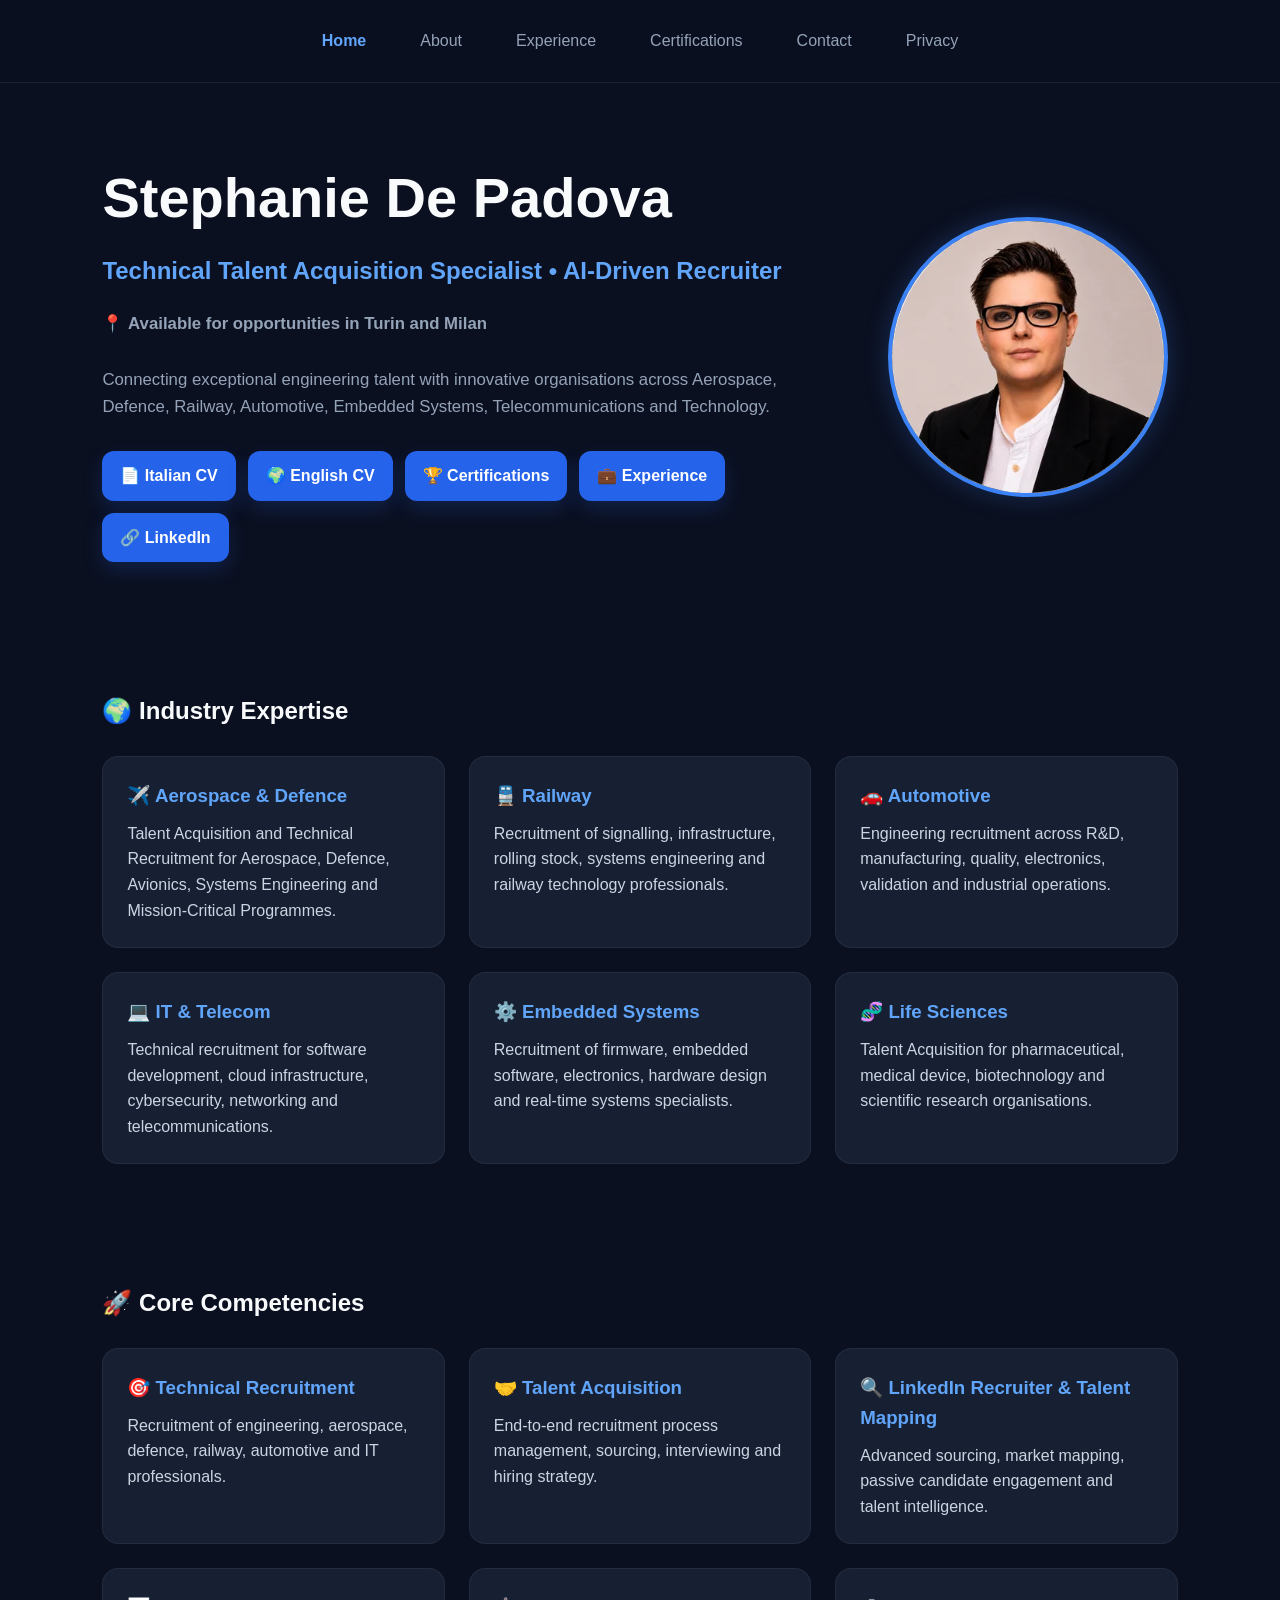
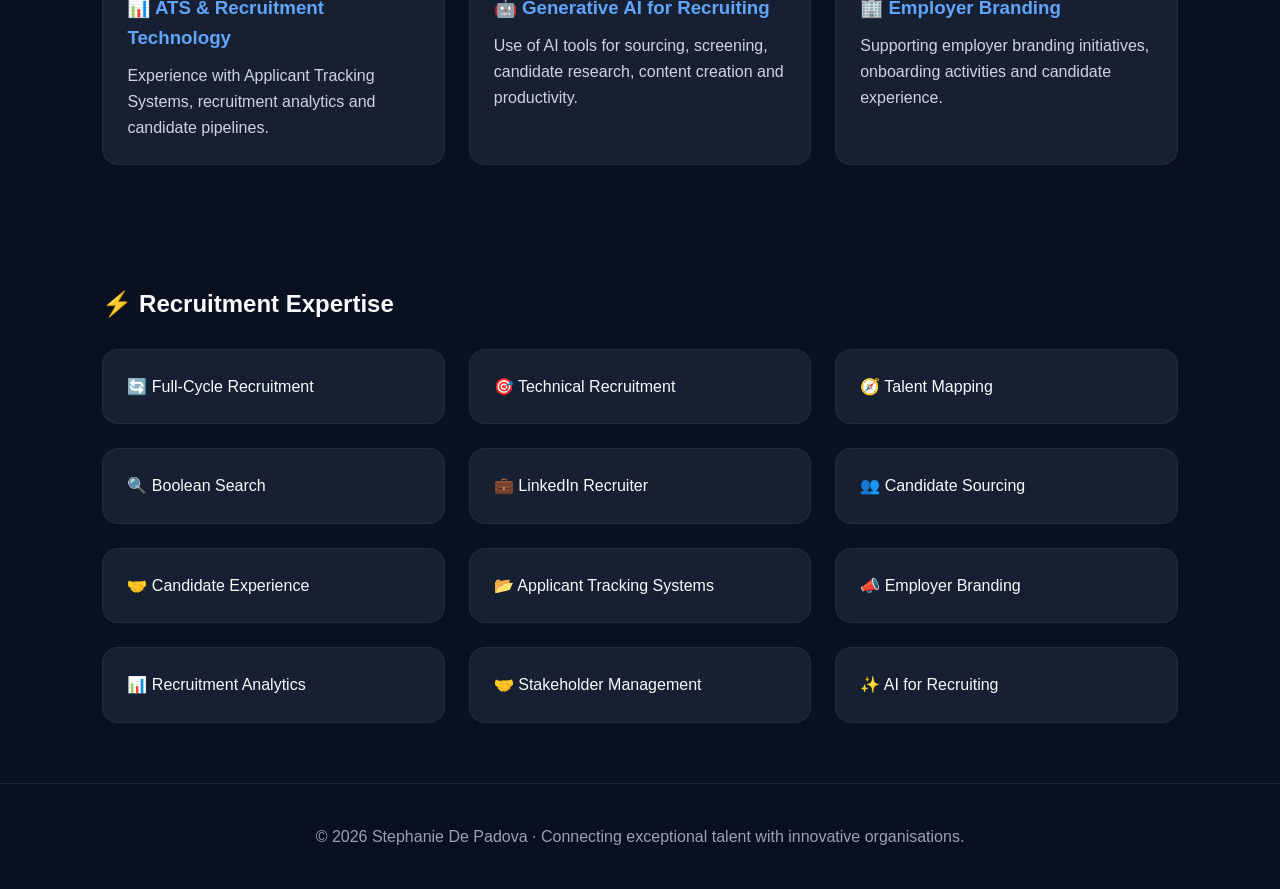
<file: index.html>
<!DOCTYPE html>
<html lang="en">

<head>
    <meta charset="UTF-8">
    <meta name="viewport" content="width=device-width, initial-scale=1.0">

    <title>Stephanie De Padova | Talent Acquisition Specialist | Engineering & Technology Recruitment</title>

    <meta name="description"
        content="Technical Talent Acquisition Specialist and AI-Driven Recruiter specialized in Aerospace, Defence, Automotive, Railway, Embedded Systems and IT Recruitment.">

    <meta name="author"
        content="Stephanie De Padova">
   
    <meta property="og:locale" content="en_GB">
    <meta name="robots" content="index, follow">
    <meta name="google-site-verification" content="EK9RQEovjqhecQRcg_iZ6jEhXy94Dq5qZXbQ8z_H9nw" />
    <link rel="canonical" href="https://stephaniedepadova-dev.github.io/">
    

    <!-- Open Graph -->
    <meta property="og:title"
      content="Stephanie De Padova | Talent Acquisition Specialist | Engineering & Technology Recruitment">

    <meta property="og:description"
        content="Technical Talent Acquisition Specialist and AI-Driven Recruiter specialized in Aerospace, Defence, Railway, Automotive, Embedded Systems, IT, Telecommunications and Engineering Recruitment.">

<meta property="og:image"
      content="https://stephaniedepadova-dev.github.io/thumbnail.png">
<meta property="og:url"
      content="https://stephaniedepadova-dev.github.io/">
    <meta property="og:type"
        content="website">

    <meta property="og:site_name"
        content="Stephanie De Padova">

    <!-- Twitter / X -->
    <meta name="twitter:card"
        content="summary_large_image">

<meta name="twitter:title"
      content="Stephanie De Padova | Talent Acquisition Specialist | Engineering & Technology Recruitment">

    <meta name="twitter:description"
        content="Technical Talent Acquisition Specialist and AI-Driven Recruiter specialized in Aerospace, Defence, Railway, Automotive, Embedded Systems, IT, Telecommunications and Engineering Recruitment.">

    <meta name="twitter:image"
        content="https://stephaniedepadova-dev.github.io/thumbnail.png">

<link rel="stylesheet" href="style.css">
    <meta name="theme-color" content="#0B1020">
    <link rel="icon" href="favicon.ico" sizes="any">
    <link rel="icon" type="image/png" sizes="32x32" href="favicon-32x32.png">
    <link rel="icon" type="image/png" sizes="16x16" href="favicon-16x16.png">
    <link rel="apple-touch-icon" sizes="180x180" href="apple-touch-icon.png">
    <link rel="manifest" href="site.webmanifest">
<script type="application/ld+json">
{
  "@context": "https://schema.org",
  "@graph": [
    {
      "@type": "Person",
      "@id": "https://stephaniedepadova-dev.github.io/#person",
      "name": "Stephanie De Padova",
      "jobTitle": "Talent Acquisition Specialist",
      "description": "Technical Talent Acquisition Specialist specializing in Engineering, Aerospace, Defence, Automotive, Railway and IT Recruitment.",
      "url": "https://stephaniedepadova-dev.github.io/",
      "image": "https://stephaniedepadova-dev.github.io/photo-site.webp",
      "email": "mailto:stephaniedepadova@gmail.com",
      "address": {
        "@type": "PostalAddress",
        "addressLocality": "Turin",
        "addressCountry": "IT"
      },
      "sameAs": [
        "https://www.linkedin.com/in/stephaniedepadova/"
      ],
      "knowsAbout": [
        "Talent Acquisition",
        "Technical Recruitment",
        "Engineering Recruitment",
        "IT Recruitment",
        "Artificial Intelligence",
        "Employer Branding",
        "Boolean Search",
        "Talent Mapping",
        "LinkedIn Recruiter"
      ],
      "knowsLanguage": [
        "English",
        "Italian"
      ]
    },
    {
      "@type": "WebSite",
      "@id": "https://stephaniedepadova-dev.github.io/#website",
      "url": "https://stephaniedepadova-dev.github.io/",
      "name": "Stephanie De Padova",
      "description": "Portfolio of Stephanie De Padova - Talent Acquisition Specialist",
      "publisher": {
        "@id": "https://stephaniedepadova-dev.github.io/#person"
      },
      "inLanguage": "en"
    }
  ]
}
</script>
    
</head>
<body>

<nav>
    <div class="menu">
        <a href="index.html">Home</a>
        <a href="about.html">About</a>
        <a href="experience.html">Experience</a>
        <a href="certifications.html">Certifications</a>
        <a href="contact.html">Contact</a>
        <a href="privacy.html">Privacy</a>
    </div>
</nav>

<main>

<header class="hero">

    <div class="hero-content">

    <h1>
Stephanie De Padova
</h1>

<h2>
Technical Talent Acquisition Specialist • AI-Driven Recruiter
</h2>

<p class="location">
📍 <strong>Available for opportunities in Turin and Milan</strong>
</p>

<p>
Connecting exceptional engineering talent with innovative organisations across Aerospace, Defence, Railway, Automotive, Embedded Systems, Telecommunications and Technology.
</p>

        <div class="buttons">

          <a class="btn"
    href="Stephanie_De_Padova_Talent_Acquisition_Specialist_CV_IT.pdf"
    target="_blank"
    rel="noopener noreferrer">
    📄 Italian CV
</a>
     <a class="btn"
    href="Stephanie_De_Padova_Talent_Acquisition_Specialist_CV_EN.pdf"
    target="_blank"
    rel="noopener noreferrer">
    🌍 English CV
</a>
            <a class="btn"
                href="certifications.html">
                🏆 Certifications
            </a>

            <a class="btn"
                href="experience.html">
                💼 Experience
            </a>

       <a class="btn"
    href="https://www.linkedin.com/in/stephaniedepadova/"
    target="_blank"
    rel="noopener noreferrer">
    🔗 LinkedIn
</a>

        </div>

    </div>

    <div class="hero-photo">

    <img
    src="photo-site.webp"
    width="280"
    height="280"
    decoding="async"
    loading="eager"
    fetchpriority="high"
    alt="Stephanie De Padova - Technical Talent Acquisition Specialist">
    </div>

</header>

<section>

    <h2>🌍 Industry Expertise</h2>

    <div class="grid">

        <div class="card">
            <h3>✈️ Aerospace & Defence</h3>
            <p>Talent Acquisition and Technical Recruitment for Aerospace, Defence, Avionics, Systems Engineering and Mission-Critical Programmes.</p>
        </div>

        <div class="card">
            <h3>🚆 Railway</h3>
            <p>Recruitment of signalling, infrastructure, rolling stock, systems engineering and railway technology professionals.</p>
        </div>

        <div class="card">
            <h3>🚗 Automotive</h3>
            <p>Engineering recruitment across R&D, manufacturing, quality, electronics, validation and industrial operations.</p>
        </div>

        <div class="card">
            <h3>💻 IT & Telecom</h3>
            <p>Technical recruitment for software development, cloud infrastructure, cybersecurity, networking and telecommunications.</p>
        </div>

        <div class="card">
            <h3>⚙️ Embedded Systems</h3>
            <p>Recruitment of firmware, embedded software, electronics, hardware design and real-time systems specialists.</p>
        </div>

        <div class="card">
            <h3>🧬 Life Sciences</h3>
            <p>Talent Acquisition for pharmaceutical, medical device, biotechnology and scientific research organisations.</p>
        </div>

    </div>

</section>

<section>

    <h2>🚀 Core Competencies</h2>

    <div class="grid">

        <div class="card">
            <h3>🎯 Technical Recruitment</h3>
            <p>Recruitment of engineering, aerospace, defence, railway, automotive and IT professionals.</p>
        </div>

        <div class="card">
            <h3>🤝 Talent Acquisition</h3>
            <p>End-to-end recruitment process management, sourcing, interviewing and hiring strategy.</p>
        </div>

        <div class="card">
            <h3>🔍 LinkedIn Recruiter & Talent Mapping</h3>
            <p>Advanced sourcing, market mapping, passive candidate engagement and talent intelligence.</p>
        </div>

        <div class="card">
            <h3>📊 ATS & Recruitment Technology</h3>
            <p>Experience with Applicant Tracking Systems, recruitment analytics and candidate pipelines.</p>
        </div>

        <div class="card">
            <h3>🤖 Generative AI for Recruiting</h3>
            <p>Use of AI tools for sourcing, screening, candidate research, content creation and productivity.</p>
        </div>

        <div class="card">
            <h3>🏢 Employer Branding</h3>
            <p>Supporting employer branding initiatives, onboarding activities and candidate experience.</p>
        </div>

    </div>

</section>
<section>
    <h2>⚡ Recruitment Expertise</h2>

    <div class="grid">

        <div class="card">🔄 Full-Cycle Recruitment</div>
        <div class="card">🎯 Technical Recruitment</div>
        <div class="card">🧭 Talent Mapping</div>
        <div class="card">🔍 Boolean Search</div>
        <div class="card">💼 LinkedIn Recruiter</div>
        <div class="card">👥 Candidate Sourcing</div>
        <div class="card">🤝 Candidate Experience</div>
        <div class="card">📂 Applicant Tracking Systems</div>
        <div class="card">📣 Employer Branding</div>
        <div class="card">📊 Recruitment Analytics</div>
        <div class="card">🤝 Stakeholder Management</div>
        <div class="card">✨ AI for Recruiting</div>

    </div>

</section>

</main>

<footer>
   © <span id="current-year"></span> Stephanie De Padova · Connecting exceptional talent with innovative organisations.
</footer>

<script src="main.js"></script>

</body>
</html>
</file>
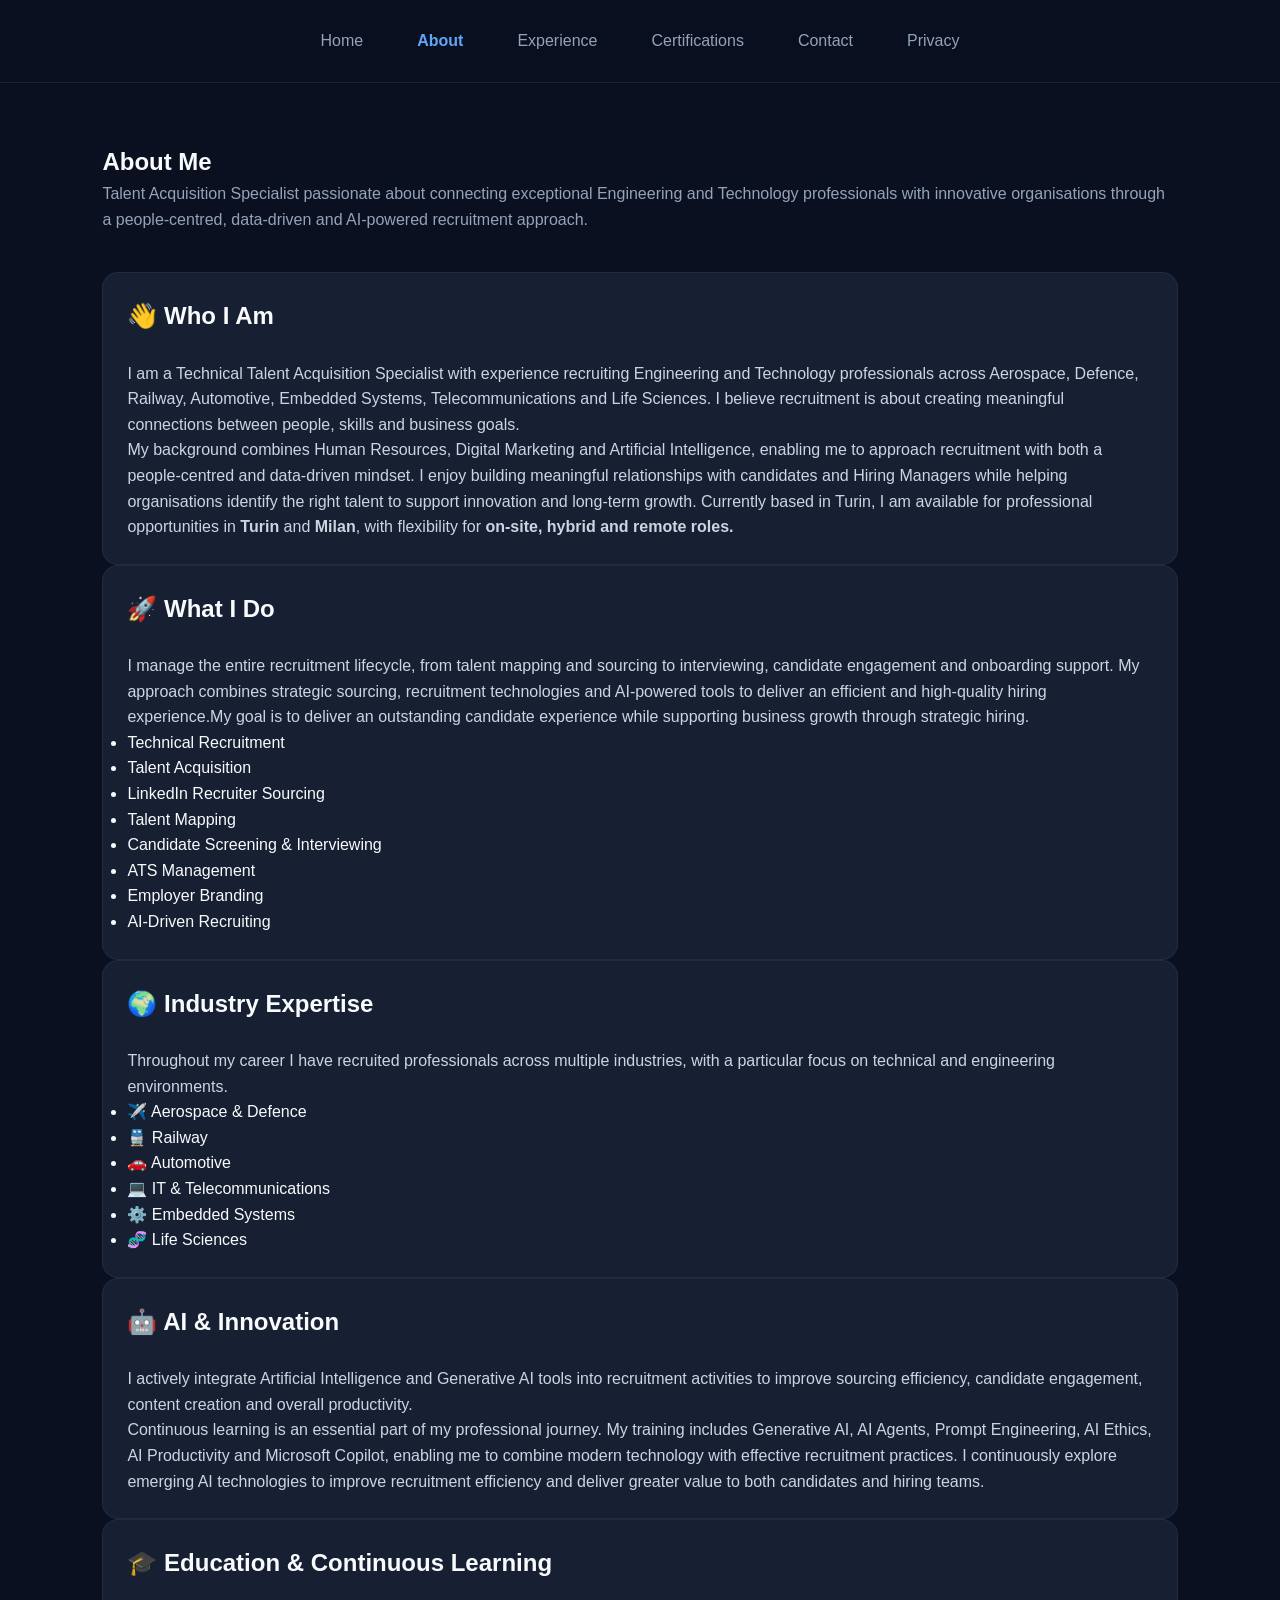
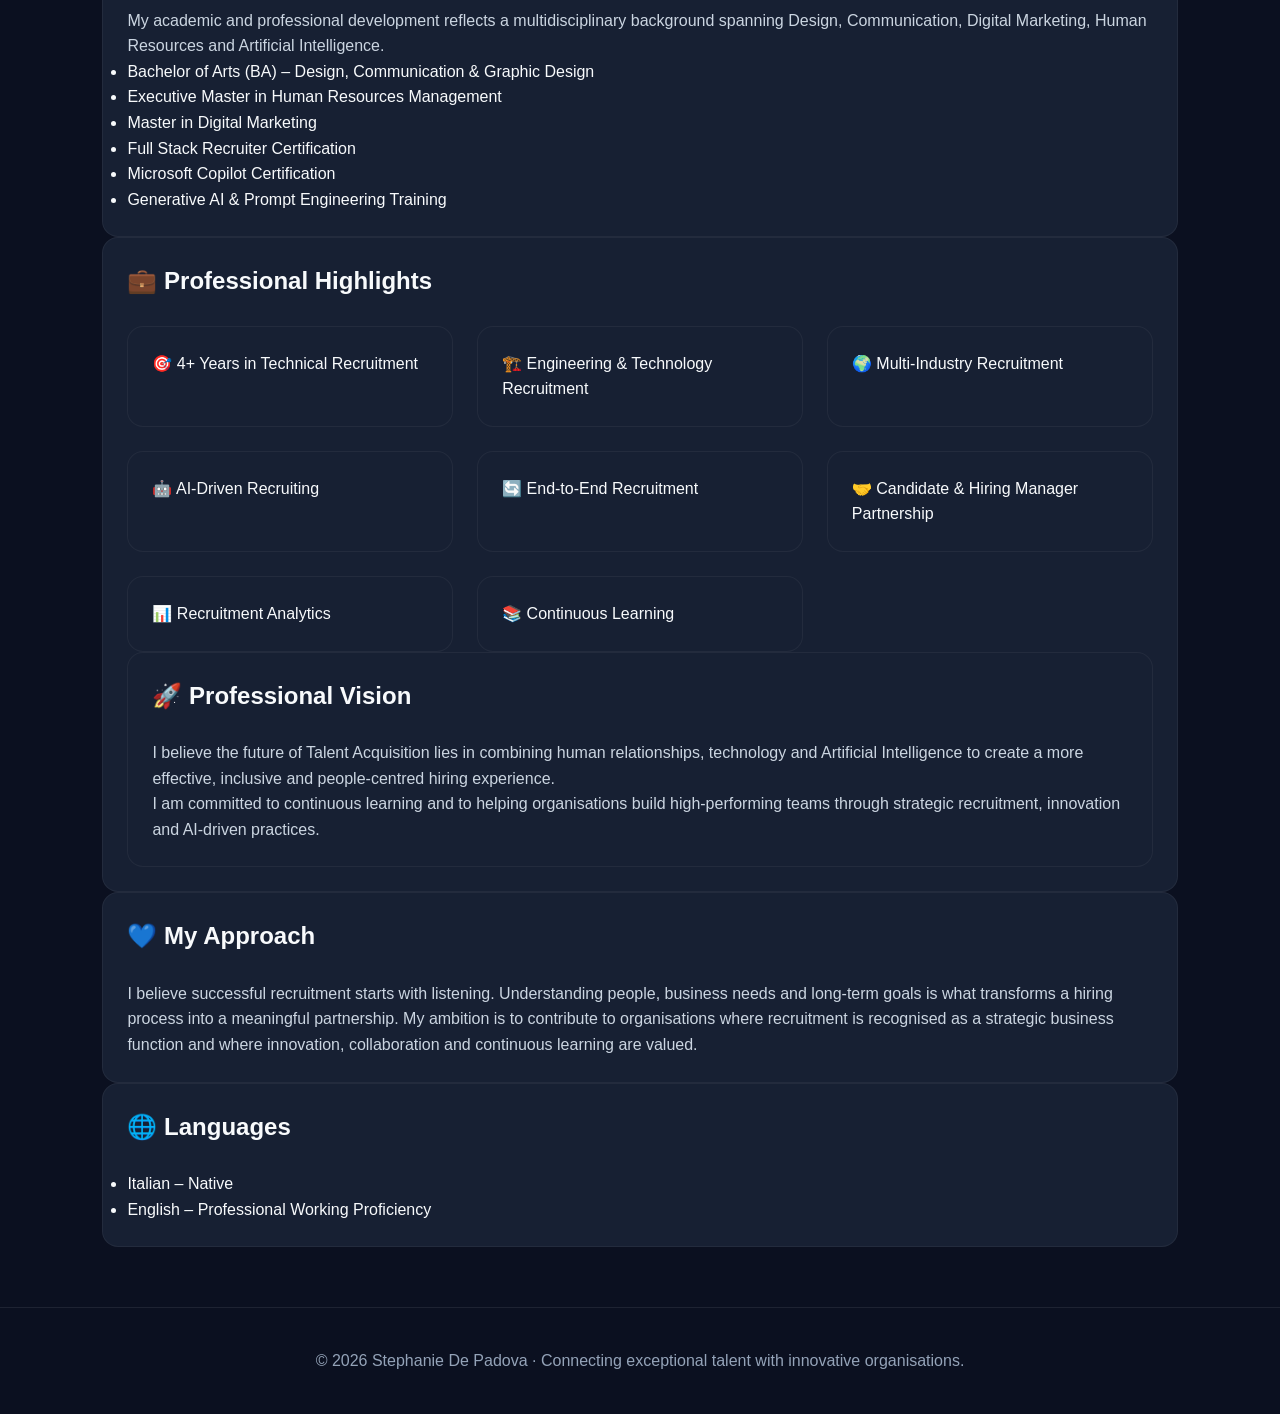
<file: about.html>
<!DOCTYPE html>
<html lang="en">

<head>
    <meta charset="UTF-8">
    <meta name="viewport" content="width=device-width, initial-scale=1.0">

 <title>About | Stephanie De Padova | Talent Acquisition Specialist</title>

    <meta name="description"
        content="Technical Talent Acquisition Specialist specialised in Engineering, Aerospace, Defence, Railway, Automotive, IT, Embedded Systems and AI-Driven Recruitment.">

    <meta name="author"
        content="Stephanie De Padova">

    <meta property="og:locale"
        content="en_GB">

    <meta name="robots"
        content="index, follow">

    <link rel="canonical"
        href="https://stephaniedepadova-dev.github.io/about.html">

    <!-- Open Graph -->

    <meta property="og:title"
        content="About | Stephanie De Padova | Talent Acquisition Specialist">

    <meta property="og:description"
        content="Technical Talent Acquisition Specialist specialised in Engineering, Aerospace, Defence, Railway, Automotive, IT, Embedded Systems and AI-Driven Recruitment.">

   <meta property="og:image"
      content="https://stephaniedepadova-dev.github.io/thumbnail.png">

    <meta property="og:url"
        content="https://stephaniedepadova-dev.github.io/about.html">

    <meta property="og:type"
        content="website">

    <meta property="og:site_name"
        content="Stephanie De Padova">

    <!-- Twitter / X -->

    <meta name="twitter:card"
        content="summary_large_image">

    <meta name="twitter:title"
        content="About | Stephanie De Padova | Talent Acquisition Specialist">

    <meta name="twitter:description"
        content="Technical Talent Acquisition Specialist specialised in Engineering, Aerospace, Defence, Railway, Automotive, IT, Embedded Systems and AI-Driven Recruitment.">

    <meta name="twitter:image"
        content="https://stephaniedepadova-dev.github.io/thumbnail.png">

    <link rel="stylesheet" href="style.css">

    <meta name="theme-color"
        content="#0B1020">

    <link rel="icon" href="favicon.ico" sizes="any">
    <link rel="icon" type="image/png" sizes="32x32" href="favicon-32x32.png">
    <link rel="icon" type="image/png" sizes="16x16" href="favicon-16x16.png">
    <link rel="apple-touch-icon" sizes="180x180" href="apple-touch-icon.png">
    <link rel="manifest" href="site.webmanifest">
</head>
    
<body>

<nav>
    <div class="menu">
        <a href="index.html">Home</a>
        <a href="about.html">About</a>
        <a href="experience.html">Experience</a>
        <a href="certifications.html">Certifications</a>
        <a href="contact.html">Contact</a>
        <a href="privacy.html">Privacy</a>
    </div>
</nav>
<main>
<section>

    <h1>About Me</h1>

    <p style="color:#94A3B8; margin-bottom:40px;">
       Talent Acquisition Specialist passionate about connecting exceptional Engineering and Technology professionals with innovative 
       organisations through a people-centred, data-driven and AI-powered recruitment approach.
    </p>

    <div class="card">

        <h2>👋 Who I Am</h2>

        <p>
            I am a Technical Talent Acquisition Specialist with experience recruiting Engineering and Technology
            professionals across Aerospace, Defence, Railway, Automotive, Embedded Systems,
            Telecommunications and Life Sciences. I believe recruitment is about creating meaningful connections between people, skills and business goals.
        </p>

        <p>
            My background combines Human Resources, Digital Marketing and Artificial Intelligence,
            enabling me to approach recruitment with both a people-centred and data-driven mindset.
           I enjoy building meaningful relationships with candidates and Hiring Managers while helping organisations identify the right talent to support innovation and long-term growth. Currently based in Turin, I am available for professional opportunities in <strong>Turin</strong> and <strong>Milan</strong>, with flexibility for <strong>on-site, hybrid and remote roles.</strong>
    </div>

    <div class="card">

        <h2>🚀 What I Do</h2>

        <p>
            I manage the entire recruitment lifecycle, from talent mapping and sourcing to interviewing,
            candidate engagement and onboarding support. My approach combines strategic sourcing,
            recruitment technologies and AI-powered tools to deliver an efficient and high-quality hiring experience.My goal is to deliver an outstanding candidate experience while supporting business growth through strategic hiring.
        </p>

        <ul>
            <li>Technical Recruitment</li>
            <li>Talent Acquisition</li>
            <li>LinkedIn Recruiter Sourcing</li>
            <li>Talent Mapping</li>
            <li>Candidate Screening & Interviewing</li>
            <li>ATS Management</li>
            <li>Employer Branding</li>
            <li>AI-Driven Recruiting</li>
        </ul>

    </div>

    <div class="card">

        <h2>🌍 Industry Expertise</h2>

        <p>
            Throughout my career I have recruited professionals across multiple industries,
            with a particular focus on technical and engineering environments.
        </p>

        <ul>
            <li>✈️ Aerospace & Defence</li>
            <li>🚆 Railway</li>
            <li>🚗 Automotive</li>
            <li>💻 IT & Telecommunications</li>
            <li>⚙️ Embedded Systems</li>
            <li>🧬 Life Sciences</li>
        </ul>

    </div>

    <div class="card">

        <h2>🤖 AI & Innovation</h2>

        <p>
            I actively integrate Artificial Intelligence and Generative AI tools into recruitment activities
            to improve sourcing efficiency, candidate engagement, content creation and overall productivity.
        </p>

        <p>
            Continuous learning is an essential part of my professional journey. My training includes Generative AI,
            AI Agents, Prompt Engineering, AI Ethics, AI Productivity and Microsoft Copilot, enabling me to
            combine modern technology with effective recruitment practices. I continuously explore emerging AI technologies to improve recruitment efficiency and deliver greater value to both candidates and hiring teams.
        </p>

    </div>

    <div class="card">

        <h2>🎓 Education & Continuous Learning</h2>

        <p>
            My academic and professional development reflects a multidisciplinary background spanning
            Design, Communication, Digital Marketing, Human Resources and Artificial Intelligence.
        </p>

        <ul>
            <li>Bachelor of Arts (BA) – Design, Communication & Graphic Design</li>
            <li>Executive Master in Human Resources Management</li>
            <li>Master in Digital Marketing</li>
            <li>Full Stack Recruiter Certification</li>
            <li>Microsoft Copilot Certification</li>
            <li>Generative AI & Prompt Engineering Training</li>
        </ul>

    </div>

    <div class="card">

        <h2>💼 Professional Highlights</h2>

        <div class="grid">

            <div class="card">🎯 4+ Years in Technical Recruitment</div>
            <div class="card">🏗️ Engineering & Technology Recruitment</div>
            <div class="card">🌍 Multi-Industry Recruitment</div>
            <div class="card">🤖 AI-Driven Recruiting</div>
            
            <div class="card">🔄 End-to-End Recruitment</div>
            <div class="card">🤝 Candidate & Hiring Manager Partnership</div>
            <div class="card">📊 Recruitment Analytics</div>
            <div class="card">📚 Continuous Learning</div>

        </div>
<div class="card">

    <h2>🚀 Professional Vision</h2>

    <p>
        I believe the future of Talent Acquisition lies in combining human relationships, technology and Artificial Intelligence to create a more effective, inclusive and people-centred hiring experience.
    </p>

    <p>
        I am committed to continuous learning and to helping organisations build high-performing teams through strategic recruitment, innovation and AI-driven practices.
    </p>

</div>
    </div>

    <div class="card">

        <h2>💙 My Approach</h2>

        <p>
            I believe successful recruitment starts with listening. Understanding people, business needs
            and long-term goals is what transforms a hiring process into a meaningful partnership. My ambition is to contribute to organisations where recruitment is recognised as a strategic business function and where innovation, collaboration and continuous learning are valued.
        </p>

    </div>

    <div class="card">

        <h2>🌐 Languages</h2>

        <ul>
            <li>Italian – Native</li>
            <li>English – Professional Working Proficiency</li>
        </ul>

    </div>

</section>
</main>
<footer>
   © <span id="current-year"></span> Stephanie De Padova · Connecting exceptional talent with innovative organisations.
</footer>

<script src="main.js"></script>

</body>
</html>
</file>
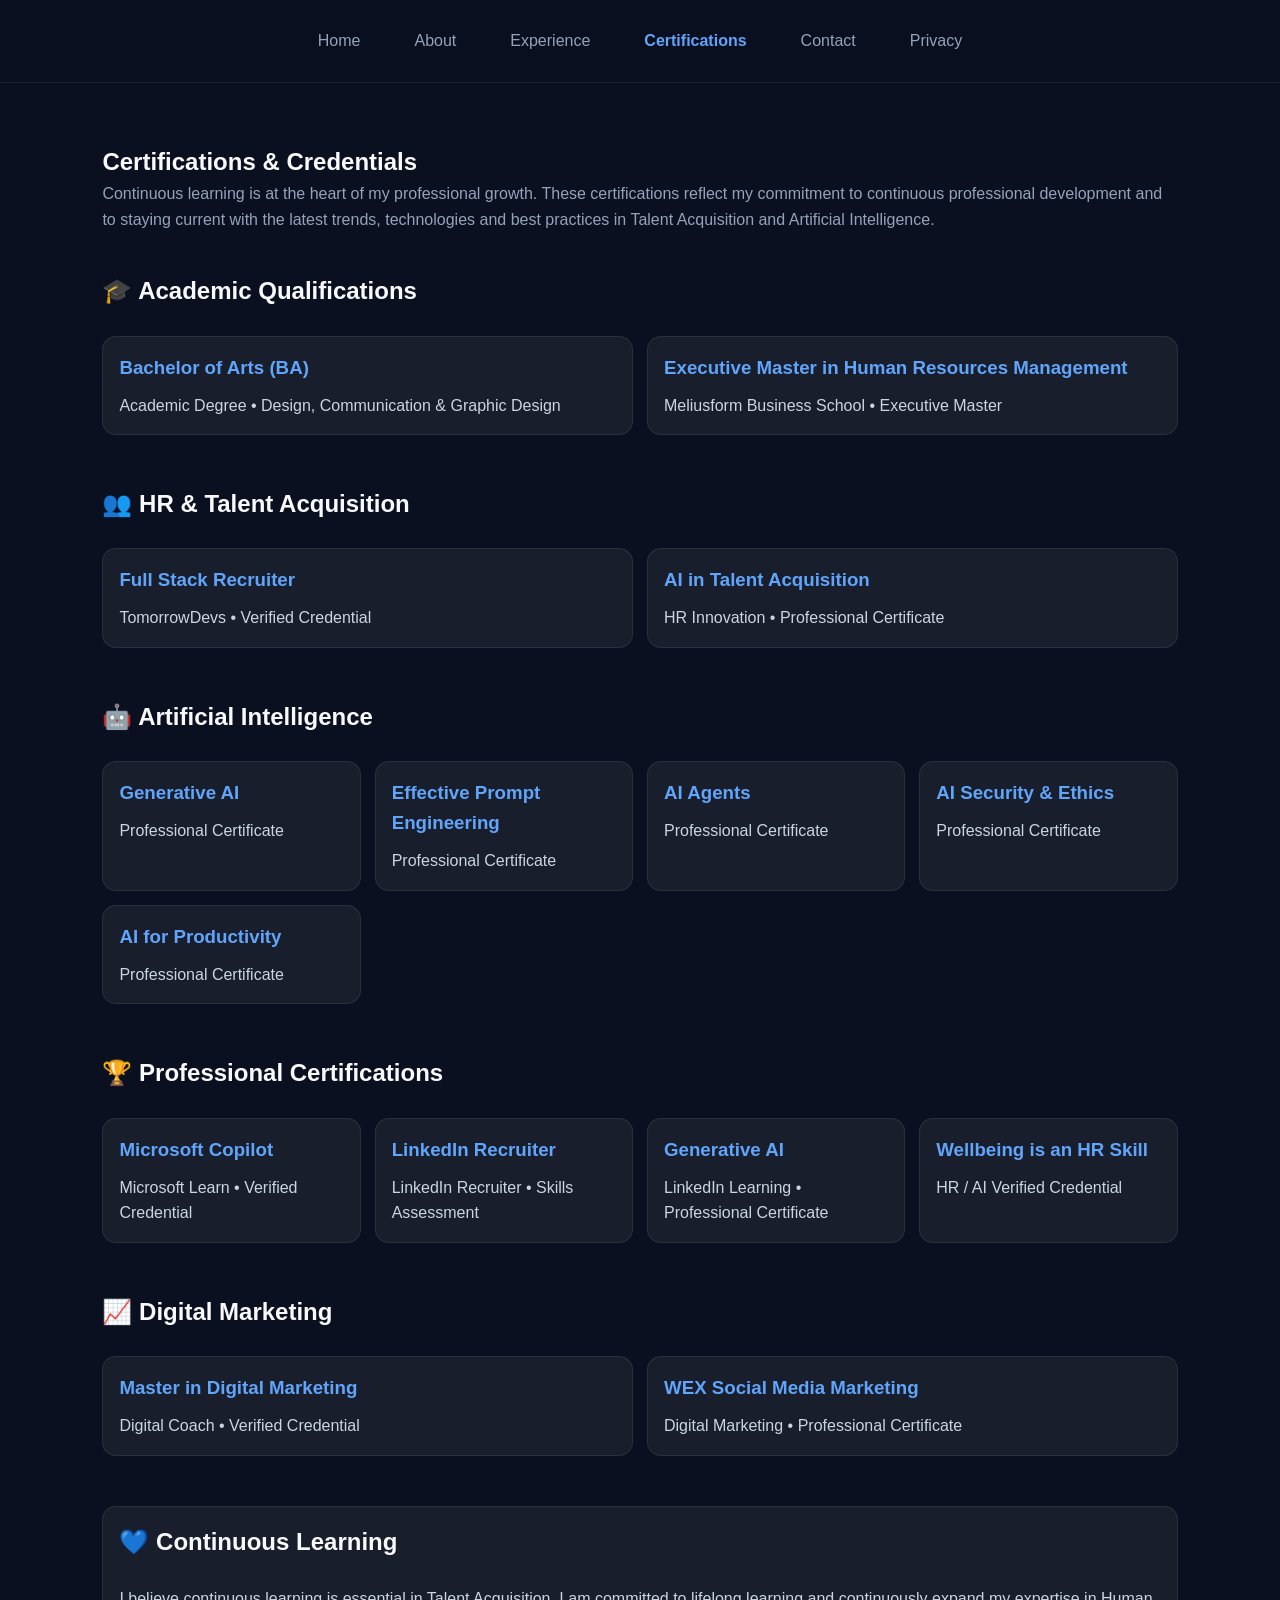
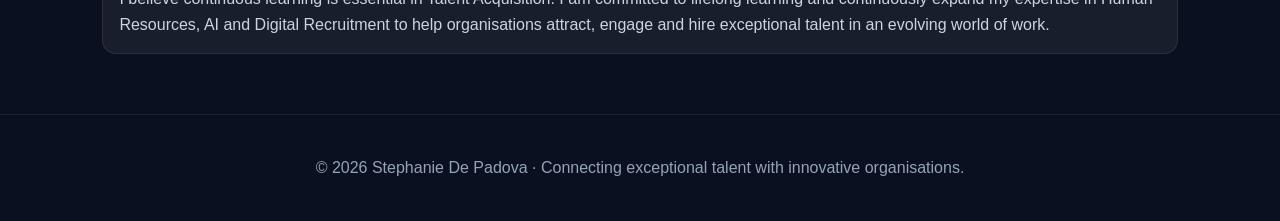
<file: certifications.html>
<!DOCTYPE html>
<html lang="en">
 <head>
  <link rel="canonical"
href="https://stephaniedepadova-dev.github.io/certifications.html">
  <meta charset="utf-8"/>
  <meta content="width=device-width, initial-scale=1.0" name="viewport"/>
  <title>HR, AI & Talent Acquisition Certifications | Stephanie De Padova</title>
<meta name="description" content="Professional HR, Talent Acquisition, Artificial Intelligence and Digital Marketing certifications earned by Stephanie De Padova, Talent Acquisition Specialist specialising in Engineering and Technology Recruitment.">
  <meta content="Stephanie De Padova" name="author"/>
  <meta content="en_GB" property="og:locale"/>
  <meta content="index, follow" name="robots"/>
  <meta content="HR, AI &amp; Talent Acquisition Certifications | Stephanie De Padova" property="og:title"/>
  <meta content="Professional certifications in Human Resources, Talent Acquisition, Generative AI, Microsoft Copilot, LinkedIn Recruiter and Digital Marketing." property="og:description"/>
  <meta content="https://stephaniedepadova-dev.github.io/thumbnail.png" property="og:image"/>
  <meta content="https://stephaniedepadova-dev.github.io/certifications.html" property="og:url"/>
  <meta content="website" property="og:type"/>
  <meta content="Stephanie De Padova" property="og:site_name"/>
  <meta content="summary_large_image" name="twitter:card"/>
  <meta content="HR, AI &amp; Talent Acquisition Certifications | Stephanie De Padova" name="twitter:title"/>
  <meta content="Professional certifications in Human Resources, Talent Acquisition, Generative AI, Microsoft Copilot, LinkedIn Recruiter and Digital Marketing." name="twitter:description"/>
  <meta content="https://stephaniedepadova-dev.github.io/thumbnail.png" name="twitter:image"/>
  <meta content="#0B1020" name="theme-color"/>
  <link href="style.css" rel="stylesheet"/>
  <link href="favicon.ico" rel="icon" sizes="any"/>
  <link href="favicon-32x32.png" rel="icon" sizes="32x32" type="image/png"/>
  <link href="favicon-16x16.png" rel="icon" sizes="16x16" type="image/png"/>
  <link rel="apple-touch-icon" sizes="180x180" href="apple-touch-icon.png">
  <link rel="manifest" href="site.webmanifest">
 
<style>
.grid{
  display:grid;
  grid-template-columns: repeat(auto-fit, minmax(240px, 1fr));
  gap:14px;
}
.card{
  background:rgba(255,255,255,0.06);
  border:1px solid rgba(255,255,255,0.08);
  padding:16px;
  border-radius:14px;
  transition:0.2s;
}
.card:hover{
  transform:translateY(-3px);
  border-color:#5ab0ff;
}
@media(max-width:768px){
  h1{font-size:20px;}
  h2{font-size:16px;}
  .card{padding:12px;}
}
</style>

</head>
 <body>
  <nav>
   <div class="menu">
    <a href="index.html">
     Home
    </a>
    <a href="about.html">
     About
    </a>
    <a href="experience.html">
     Experience
    </a>
    <a href="certifications.html">
     Certifications
    </a>
    <a href="contact.html">
     Contact
    </a>
    <a href="privacy.html">
     Privacy
    </a>
   </div>
  </nav>
    <main>
  <section>
   <h1>
    Certifications &amp; Credentials
   </h1>
   <p style="color:#94A3B8;margin-bottom:40px;">
    Continuous learning is at the heart of my professional growth.
    These certifications reflect my commitment to continuous professional development and to staying current with the latest trends, technologies and best practices in Talent Acquisition and Artificial Intelligence.
   </p>
   <h2>
    🎓 Academic Qualifications
   </h2>
   <div class="grid">
    <a class="card" href="./certificates/Bachelor.jpg" rel="noopener noreferrer" target="_blank">
     <h3>
      Bachelor of Arts (BA)
     </h3>
     <p>
      Academic Degree • Design, Communication &amp; Graphic Design
     </p>
    </a>
    <a class="card" href="./certificates/Master_Direzione_Personale.jpg" rel="noopener noreferrer" target="_blank">
     <h3>
      Executive Master in Human Resources Management
     </h3>
     <p>
      Meliusform Business School • Executive Master
     </p>
    </a>
   </div>
   <h2 style="margin-top:50px;">
    👥 HR &amp; Talent Acquisition
   </h2>
   <div class="grid">
    <a class="card" href="https://credsverse.com/credentials/d862031c-1827-445f-a0c3-412ca94bbd3f" rel="noopener noreferrer" target="_blank">
     <h3>
      Full Stack Recruiter
     </h3>
     <p>
      TomorrowDevs • Verified Credential
     </p>
    </a>
    <a class="card" href="./certificates/AI_Talent_Acquisition.jpg" rel="noopener noreferrer" target="_blank">
     <h3>
      AI in Talent Acquisition
     </h3>
     <p>
      HR Innovation • Professional Certificate
     </p>
    </a>
   </div>
   <h2 style="margin-top:50px;">
    🤖 Artificial Intelligence
   </h2>
   <div class="grid">
    <a class="card" href="./certificates/AI_Generativa.pdf" rel="noopener noreferrer" target="_blank">
     <h3>
      Generative AI
     </h3>
     <p>
      Professional Certificate
     </p>
    </a>
    <a class="card" href="./certificates/Prompt_Efficaci.pdf" rel="noopener noreferrer" target="_blank">
     <h3>
      Effective Prompt Engineering
     </h3>
     <p>
      Professional Certificate
     </p>
    </a>
    <a class="card" href="./certificates/Agenti_AI.pdf" rel="noopener noreferrer" target="_blank">
     <h3>
      AI Agents
     </h3>
     <p>
      Professional Certificate
     </p>
    </a>
    <a class="card" href="./certificates/Sicurezza_Etica.pdf" rel="noopener noreferrer" target="_blank">
     <h3>
      AI Security &amp; Ethics
     </h3>
     <p>
      Professional Certificate
     </p>
    </a>
    <a class="card" href="./certificates/AI_Produttivita.pdf" rel="noopener noreferrer" target="_blank">
     <h3>
      AI for Productivity
     </h3>
     <p>
      Professional Certificate
     </p>
    </a>
   </div>
   <h2 style="margin-top:50px;">
    🏆 Professional Certifications
   </h2>
   <div class="grid">
    <a class="card" href="https://learn.microsoft.com/en-us/users/stephaniedepadova-7854/achievements/nq2k5xwf" rel="noopener noreferrer" target="_blank">
     <h3>
      Microsoft Copilot
     </h3>
     <p>
      Microsoft Learn • Verified Credential
     </p>
    </a>
    <a class="card" href="https://verify.skilljar.com/c/jx8omwpta9tg" rel="noopener noreferrer" target="_blank">
     <h3>
      LinkedIn Recruiter
     </h3>
     <p>
      LinkedIn Recruiter • Skills Assessment
     </p>
    </a>
    <a class="card" href="https://linkedin.com/learning/certificates/ed4ee3c12fbbbe2436a34013b84c0a3b89e60cb93dc4fbbb27c286eaa91b8d87" rel="noopener noreferrer" target="_blank">
     <h3>
      Generative AI
     </h3>
     <p>
      LinkedIn Learning • Professional Certificate
     </p>
    </a>
    <a class="card" href="https://verified.sertifier.com/en/verify/07321770364272/" rel="noopener noreferrer" target="_blank">
     <h3>
      Wellbeing is an HR Skill
     </h3>
     <p>
      HR / AI Verified Credential
     </p>
    </a>
    
   </div>
<h2 style="margin-top:50px;">
    📈 Digital Marketing
   </h2>
   <div class="grid">
    <a class="card" href="https://www.slideshare.net/slideshow/s-de-padova-certificazione-di-profitto-e-frequenza-master-digital-marketing-222567349/222567349" rel="noopener noreferrer" target="_blank">
     <h3>
      Master in Digital Marketing
     </h3>
     <p>
      Digital Coach • Verified Credential
     </p>
    </a>
    <a class="card" href="./certificates/WEX_Social_Media_Marketing.jpg" rel="noopener noreferrer" target="_blank">
     <h3>
      WEX Social Media Marketing
     </h3>
     <p>
      Digital Marketing • Professional Certificate
     </p>
    </a>
   </div>
   
   <div class="card" style="margin-top:50px;">
    <h2>
     💙 Continuous Learning
    </h2>
    <p>
    I believe continuous learning is essential in Talent Acquisition. I am committed to lifelong learning and continuously expand my expertise in Human Resources, AI and Digital Recruitment to help organisations attract, engage and hire exceptional talent in an evolving world of work.
    </p>
   </div>
  </section>
  </main>
<footer>
   © <span id="current-year"></span> Stephanie De Padova · Connecting exceptional talent with innovative organisations.
</footer>
  <script src="main.js">
  </script>
 </body>
</html>
</file>
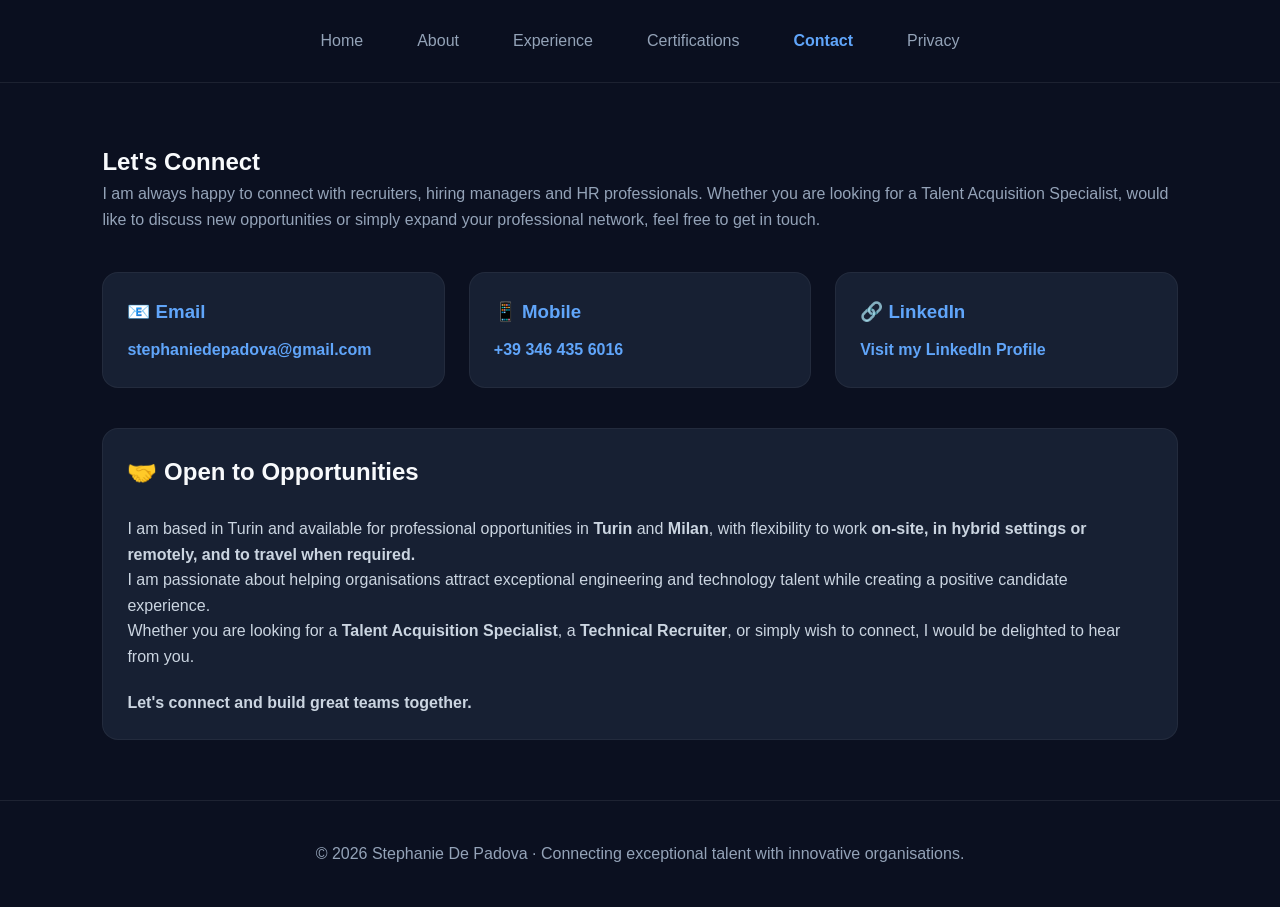
<file: contact.html>
<!DOCTYPE html>
<html lang="en">

<head>
    <meta charset="UTF-8">
    <meta name="format-detection" content="telephone=no">
    <meta name="viewport" content="width=device-width, initial-scale=1.0">

    <title>Contact | Stephanie De Padova | Talent Acquisition Specialist </title>

    <meta name="description"
        content="Contact Stephanie De Padova, Technical Talent Acquisition Specialist specialised in IT / Engineering Recruitment, Talent Acquisition, AI-Driven Recruiting and Technical Recruitment.">
<!-- Author -->
<meta name="author" content="Stephanie De Padova">

<!-- Theme Color -->
<meta name="theme-color" content="#0B2D6B">

<!-- Canonical -->
<link rel="canonical" href="https://stephaniedepadova-dev.github.io/contact.html">

<!-- Open Graph -->
<meta property="og:type" content="website">
<meta property="og:site_name" content="Stephanie De Padova">
<meta property="og:title" content="Contact | Stephanie De Padova | Talent Acquisition Specialist">
<meta property="og:description" content="Get in touch with Stephanie De Padova, Talent Acquisition Specialist specialized in Engineering, Aerospace, Defence and Technology Recruitment.">
<meta property="og:url" content="https://stephaniedepadova-dev.github.io/contact.html">
<meta property="og:image" content="https://stephaniedepadova-dev.github.io/thumbnail.png">

<!-- Twitter Card -->
<meta name="twitter:card" content="summary_large_image">
<meta name="twitter:title" content="Contact | Stephanie De Padova | Talent Acquisition Specialist">
<meta name="twitter:description" content="Get in touch with Stephanie De Padova, Talent Acquisition Specialist specialized in Engineering, Aerospace, Defence and Technology Recruitment.">
<meta name="twitter:image" content="https://stephaniedepadova-dev.github.io/photo-site.png">

    
    <link rel="stylesheet" href="style.css">
    <link rel="icon" href="favicon.ico" sizes="any">
    <link rel="icon" type="image/png" sizes="32x32" href="favicon-32x32.png">
    <link rel="icon" type="image/png" sizes="16x16" href="favicon-16x16.png">
    <link rel="apple-touch-icon" sizes="180x180" href="apple-touch-icon.png">
    <link rel="manifest" href="site.webmanifest">
</head>

<body>

<nav>
    <div class="menu">
        <a href="index.html">Home</a>
        <a href="about.html">About</a>
        <a href="experience.html">Experience</a>
        <a href="certifications.html">Certifications</a>
        <a href="contact.html">Contact</a>
        <a href="privacy.html">Privacy</a>
    </div>
</nav>
<main>
<section>

    <h1>Let's Connect</h1>

    <p style="color:#94A3B8;margin-bottom:40px;">
    I am always happy to connect with recruiters, hiring managers and HR professionals. Whether you are looking for a Talent Acquisition Specialist, would like to discuss new opportunities or simply expand your professional network, feel free to get in touch.
    </p>

    <div class="grid">

        <div class="card">
            <h3>📧 Email</h3>
            <p>
                <a href="mailto:stephaniedepadova@gmail.com" class="contact-link">
                    stephaniedepadova@gmail.com
                </a>
            </p>
        </div>

        <div class="card">
            <h3>📱 Mobile</h3>
            <p>
                <a href="tel:+393464356016" class="contact-link">
                    +39 346 435 6016
                </a>
            </p>
        </div>

        <div class="card">
            <h3>🔗 LinkedIn</h3>
            <p>
                <a href="https://www.linkedin.com/in/stephaniedepadova/"
                   target="_blank"
                   class="contact-link">
                   Visit my LinkedIn Profile
                </a>
            </p>
        </div>

    </div>

    <div class="card" style="margin-top:40px;">

        <h2>🤝 Open to Opportunities</h2>

 <p>
  I am based in Turin and available for professional opportunities in <strong>Turin</strong> and <strong>Milan</strong>, with flexibility to work <strong>on-site, in hybrid settings or remotely, and to travel when required.</strong>
</p>

<p>
    I am passionate about helping organisations attract exceptional engineering and technology talent while creating a positive candidate experience.
</p>

<p>
    Whether you are looking for a <strong>Talent Acquisition Specialist</strong>, a <strong>Technical Recruiter</strong>, or simply wish to connect, I would be delighted to hear from you.
</p>
<p style="margin-top:20px;font-weight:600;">
      Let's connect and build great teams together.
    </p>

</div>
    </div>

</section>
</main>
<footer>
   © <span id="current-year"></span> Stephanie De Padova · Connecting exceptional talent with innovative organisations.
</footer>

<script src="main.js"></script>

</body>
</html>
</file>
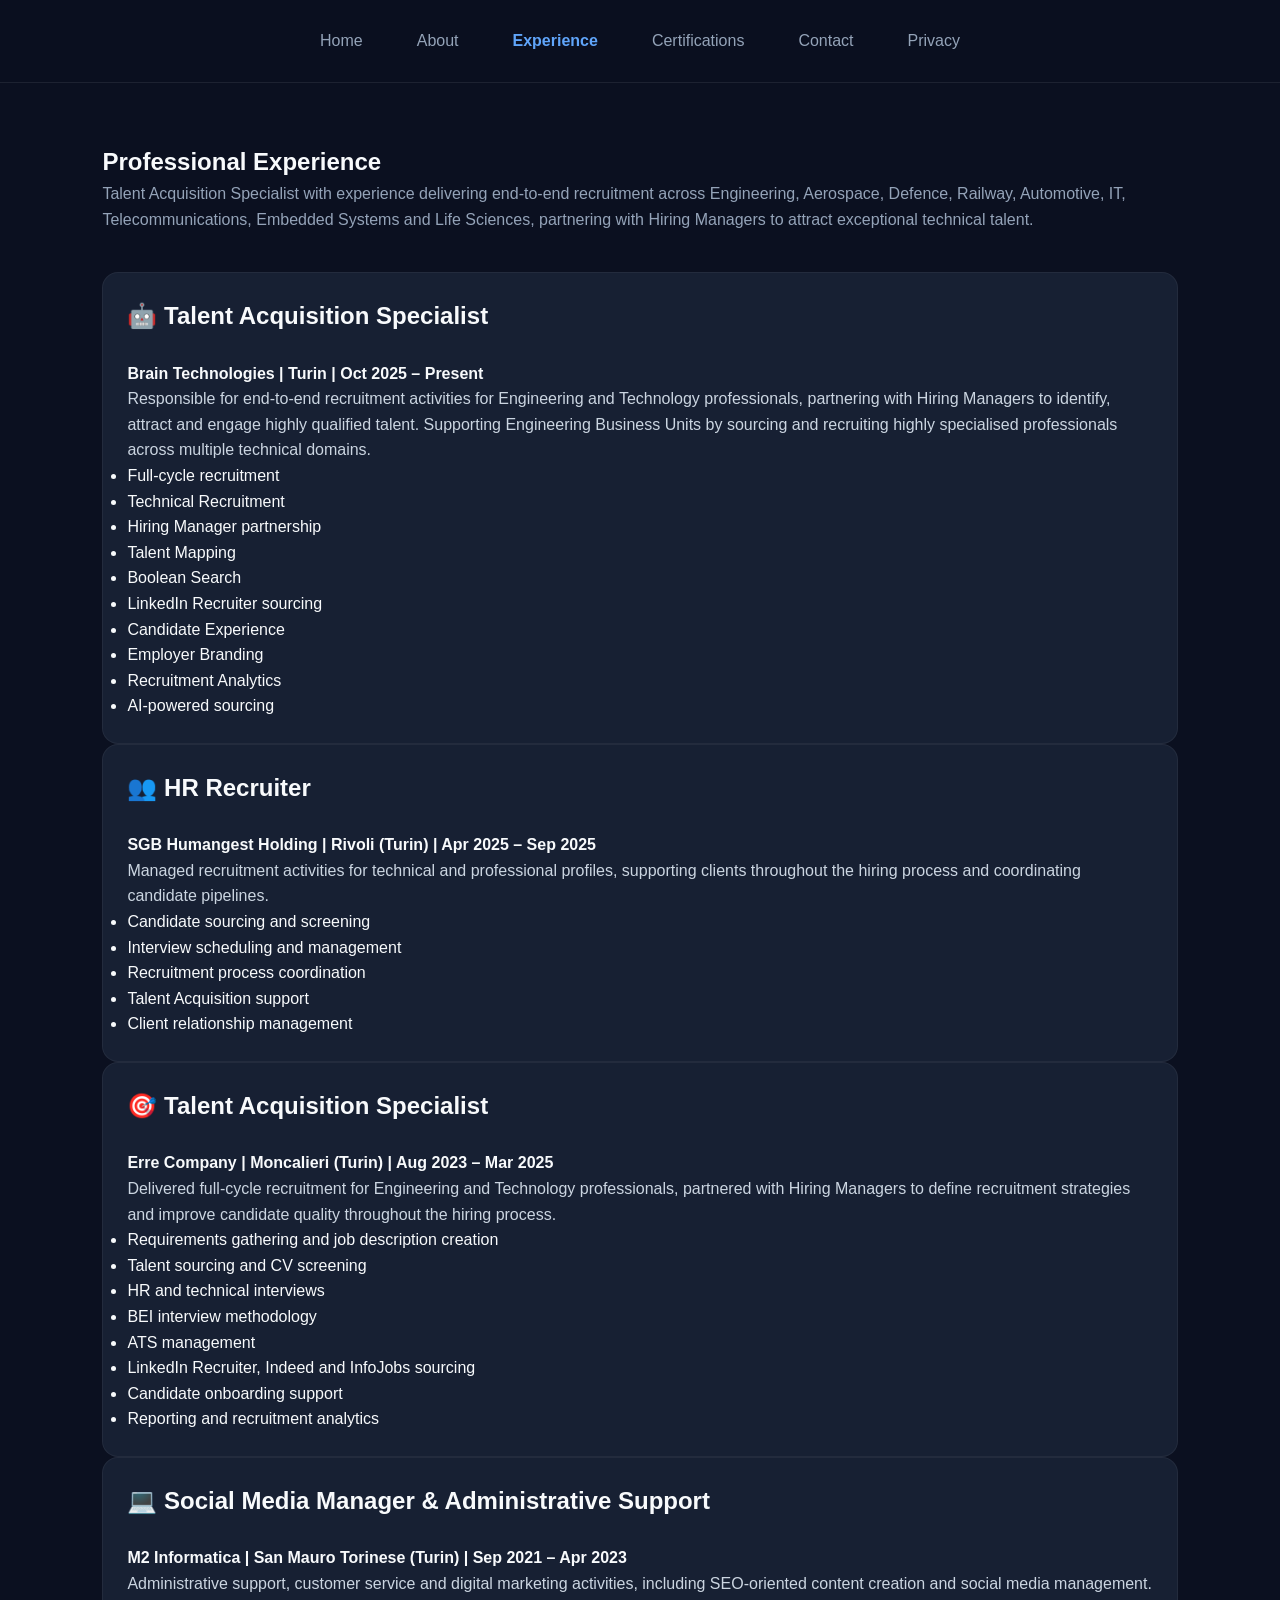
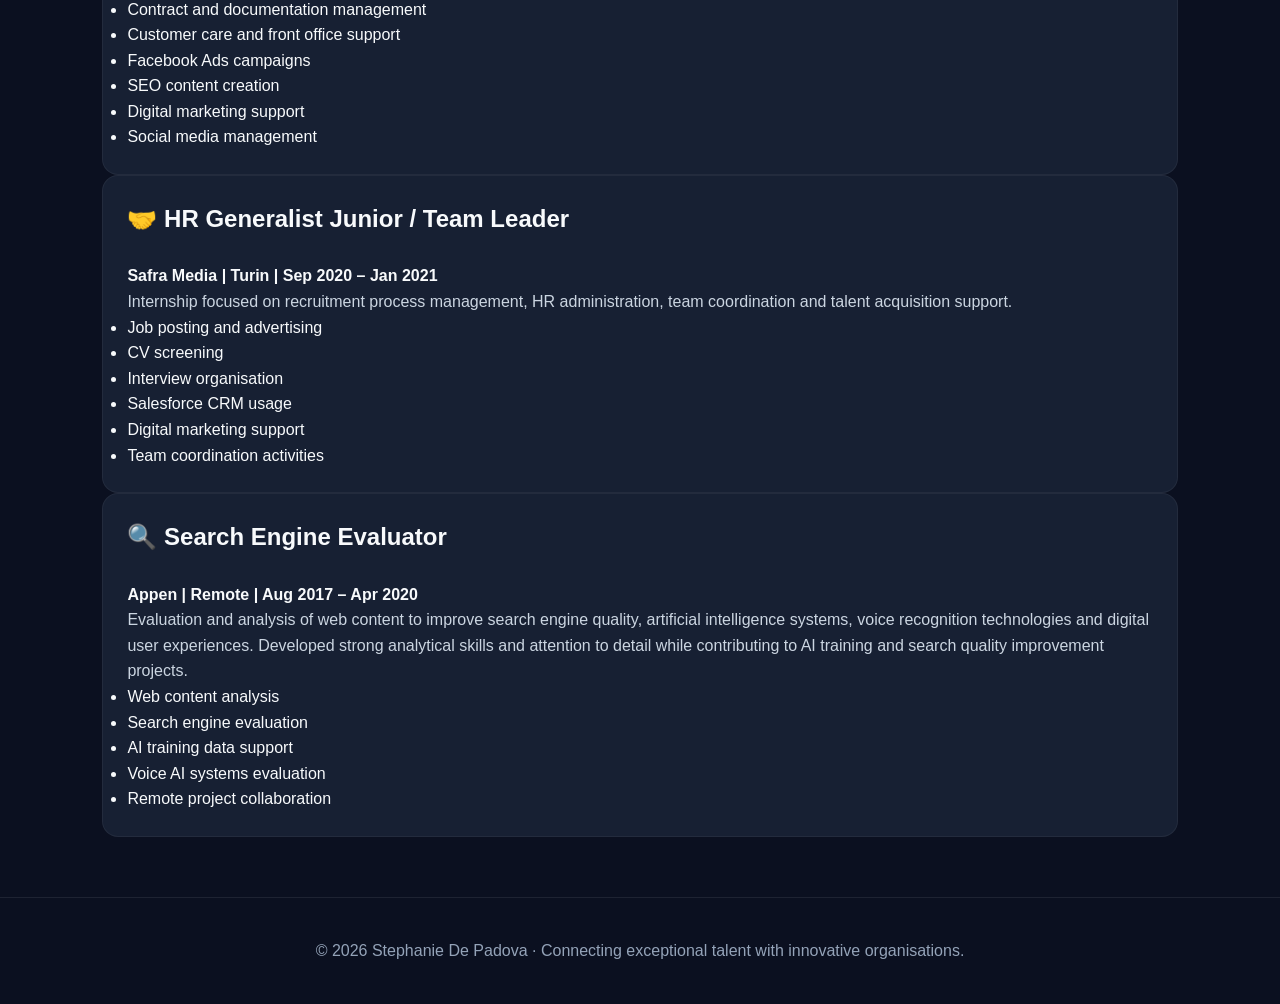
<file: experience.html>
<!DOCTYPE html>
<html lang="en">
<head>
<meta charset="UTF-8">
<meta name="viewport" content="width=device-width, initial-scale=1.0">
<title>Professional Experience | Stephanie De Padova | Talent Acquisition Specialist</title>
<meta name="description" content="Professional experience in Technical Recruitment, Talent Acquisition and Engineering Recruitment.">
<meta name="author"
      content="Stephanie De Padova">

<meta property="og:locale"
      content="en_GB">

<meta name="robots"
      content="index, follow">

<link rel="canonical"
      href="https://stephaniedepadova-dev.github.io/experience.html">

<!-- Open Graph -->

<meta property="og:title"
      content="Professional Experience | Stephanie De Padova | Talent Acquisition Specialist">

<meta property="og:description"
      content="Professional experience in Technical Recruitment, Talent Acquisition and Engineering Recruitment.">

<meta property="og:image"
      content="https://stephaniedepadova-dev.github.io/thumbnail.png">

<meta property="og:url"
      content="https://stephaniedepadova-dev.github.io/experience.html">

<meta property="og:type"
      content="website">

<meta property="og:site_name"
      content="Stephanie De Padova">

<!-- Twitter / X -->

<meta name="twitter:card"
      content="summary_large_image">

<meta name="twitter:title"
      content="Professional Experience | Stephanie De Padova | Talent Acquisition Specialist">

<meta name="twitter:description"
      content="Professional experience in Technical Recruitment, Talent Acquisition and Engineering Recruitment.">

<meta name="twitter:image"
      content="https://stephaniedepadova-dev.github.io/thumbnail.png">
  
<link rel="stylesheet" href="style.css">
  <meta name="theme-color"
      content="#0B1020">
  <link rel="icon" href="favicon.ico" sizes="any">
    <link rel="icon" type="image/png" sizes="32x32" href="favicon-32x32.png">
    <link rel="icon" type="image/png" sizes="16x16" href="favicon-16x16.png">
    <link rel="apple-touch-icon" sizes="180x180" href="apple-touch-icon.png">
    <link rel="manifest" href="site.webmanifest">
</head>
<body>

<nav>
<div class="menu">
<a href="index.html">Home</a>
<a href="about.html">About</a>
<a href="experience.html">Experience</a>
<a href="certifications.html">Certifications</a>
<a href="contact.html">Contact</a>
<a href="privacy.html">Privacy</a>
</div>
</nav>
<main>

<section>

<h1>Professional Experience</h1>

<p style="color:#94A3B8;margin-bottom:40px;">
Talent Acquisition Specialist with experience delivering end-to-end recruitment across Engineering, Aerospace, Defence, Railway, Automotive, IT, 
Telecommunications, Embedded Systems and Life Sciences, partnering with Hiring Managers to attract exceptional technical talent.     
</p>

<div class="card">
<h2>🤖 Talent Acquisition Specialist</h2>
<h4>Brain Technologies | Turin | Oct 2025 – Present</h4>

<p>
Responsible for end-to-end recruitment activities for Engineering and Technology professionals, partnering with Hiring Managers to identify, attract and engage highly qualified talent. 
Supporting Engineering Business Units by sourcing and recruiting highly specialised professionals across multiple technical domains.
</p>

<ul>
<li>Full-cycle recruitment</li>
<li>Technical Recruitment</li>
<li>Hiring Manager partnership</li>
<li>Talent Mapping</li>
<li>Boolean Search</li>
<li>LinkedIn Recruiter sourcing</li>
<li>Candidate Experience</li>
<li>Employer Branding</li>
<li>Recruitment Analytics</li>
<li>AI-powered sourcing</li>
</ul>
</div>

<div class="card">
<h2>👥 HR Recruiter</h2>
<h4>SGB Humangest Holding | Rivoli (Turin) | Apr 2025 – Sep 2025</h4>
<p>Managed recruitment activities for technical and professional profiles, supporting clients throughout the hiring process and coordinating candidate pipelines.</p>
<ul>
<li>Candidate sourcing and screening</li>
<li>Interview scheduling and management</li>
<li>Recruitment process coordination</li>
<li>Talent Acquisition support</li>
<li>Client relationship management</li>
</ul>
</div>

<div class="card">
<h2>🎯 Talent Acquisition Specialist</h2>
<h4>Erre Company | Moncalieri (Turin) | Aug 2023 – Mar 2025</h4>
<p>Delivered full-cycle recruitment for Engineering and Technology professionals, partnered with Hiring Managers to define recruitment strategies and improve candidate quality throughout the hiring process.</p>
<ul>
<li>Requirements gathering and job description creation</li>
<li>Talent sourcing and CV screening</li>
<li>HR and technical interviews</li>
<li>BEI interview methodology</li>
<li>ATS management</li>
<li>LinkedIn Recruiter, Indeed and InfoJobs sourcing</li>
<li>Candidate onboarding support</li>
<li>Reporting and recruitment analytics</li>
</ul>
</div>

<div class="card">
<h2>💻 Social Media Manager & Administrative Support</h2>
<h4>M2 Informatica | San Mauro Torinese (Turin) | Sep 2021 – Apr 2023</h4>
<p>Administrative support, customer service and digital marketing activities, including SEO-oriented content creation and social media management.</p>
<ul>
<li>Contract and documentation management</li>
<li>Customer care and front office support</li>
<li>Facebook Ads campaigns</li>
<li>SEO content creation</li>
<li>Digital marketing support</li>
<li>Social media management</li>
</ul>
</div>

<div class="card">
<h2>🤝 HR Generalist Junior / Team Leader</h2>
<h4>Safra Media | Turin | Sep 2020 – Jan 2021</h4>
<p>Internship focused on recruitment process management, HR administration, team coordination and talent acquisition support.</p>
<ul>
<li>Job posting and advertising</li>
<li>CV screening</li>
<li>Interview organisation</li>
<li>Salesforce CRM usage</li>
<li>Digital marketing support</li>
<li>Team coordination activities</li>
</ul>
</div>

<div class="card">
<h2>🔍 Search Engine Evaluator</h2>
<h4>Appen | Remote | Aug 2017 – Apr 2020</h4>
<p>Evaluation and analysis of web content to improve search engine quality, artificial intelligence systems, voice recognition technologies and digital user experiences.
Developed strong analytical skills and attention to detail while contributing to AI training and search quality improvement projects.
</p>
<ul>
<li>Web content analysis</li>
<li>Search engine evaluation</li>
<li>AI training data support</li>
<li>Voice AI systems evaluation</li>
<li>Remote project collaboration</li>
</ul>
</div>

</section>
</main>
<footer>
   © <span id="current-year"></span> Stephanie De Padova · Connecting exceptional talent with innovative organisations.
</footer>

<script src="main.js"></script>

</body>
</html>
</file>
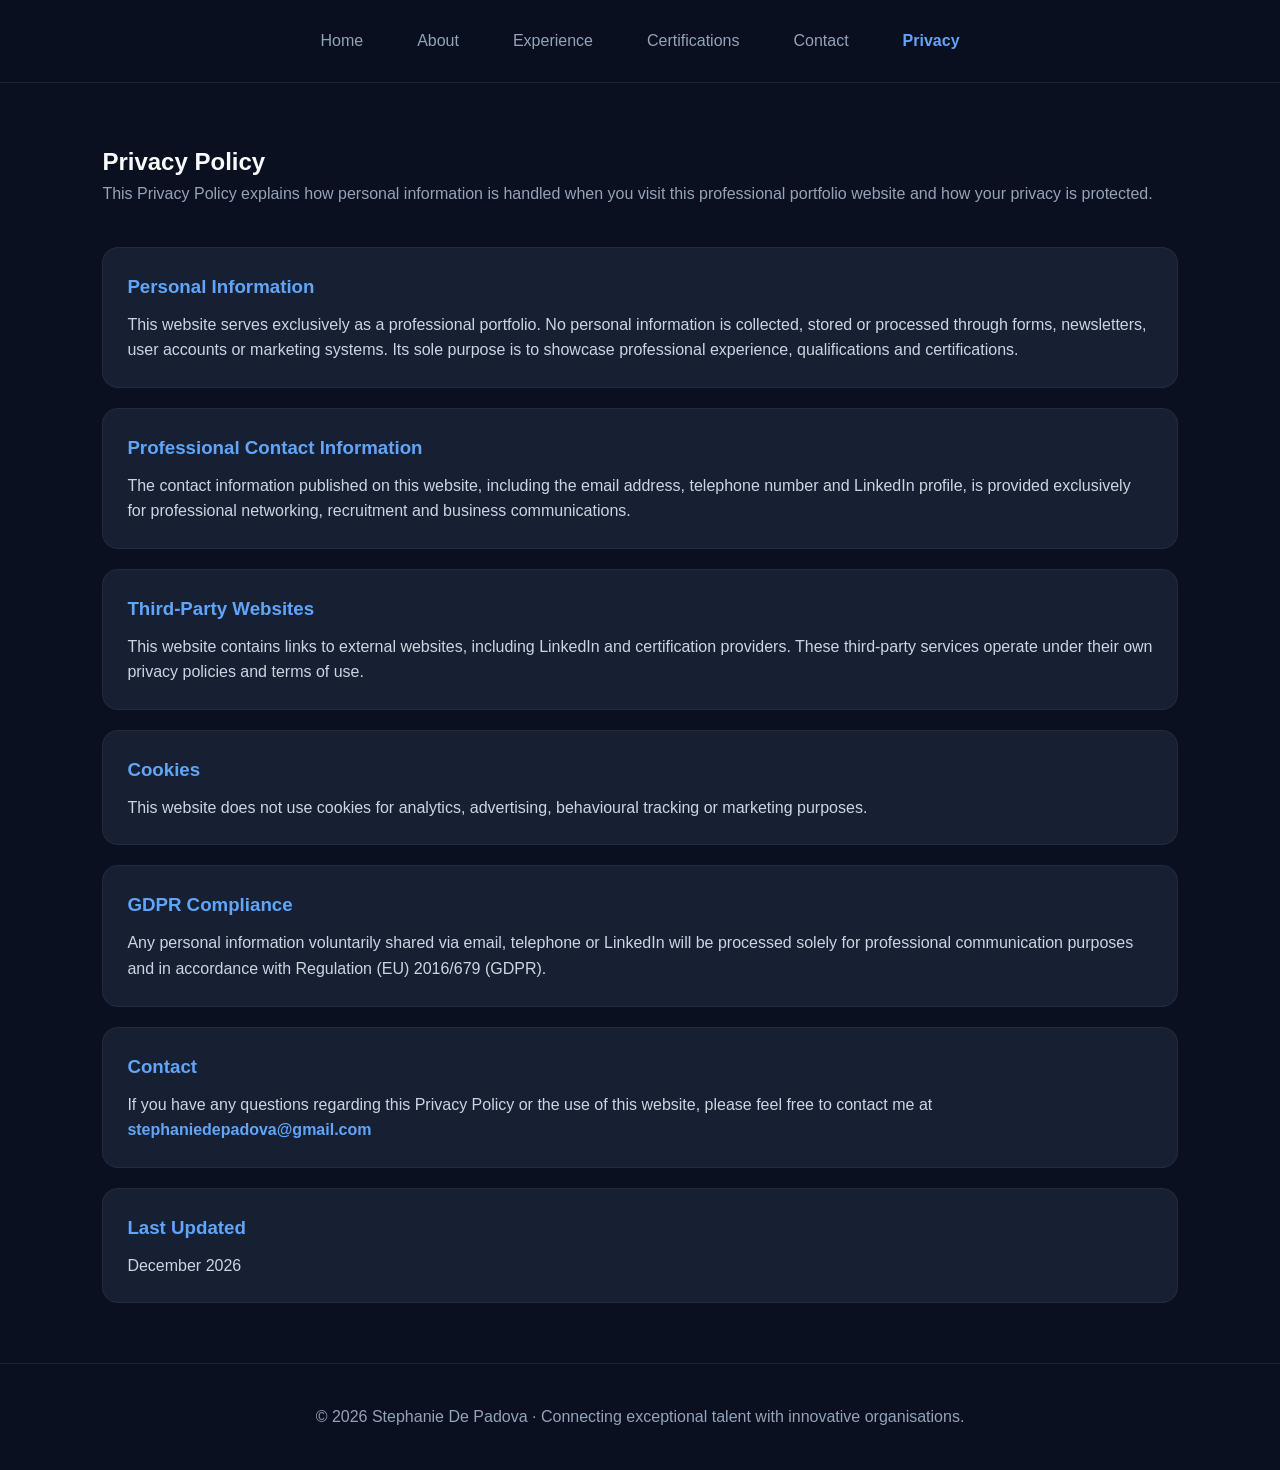
<file: privacy.html>
<!DOCTYPE html>
<html lang="en">

<head>
    <meta charset="UTF-8">
    <meta name="viewport" content="width=device-width, initial-scale=1.0">

    <title>Privacy Policy | Stephanie De Padova | Talent Acquisition Specialist</title>

    <meta name="description"
        content="Privacy Policy for the professional portfolio website of Stephanie De Padova, Technical Talent Acquisition Specialist specialising in Engineering Recruitment and AI-Driven Recruiting.">

    <meta name="author" content="Stephanie De Padova">

    <meta property="og:locale" content="en_GB">

    <meta name="robots" content="index, follow">

    <link rel="canonical" href="https://stephaniedepadova-dev.github.io/privacy.html">

    <!-- Open Graph -->
    <meta property="og:title" content="Privacy Policy | Stephanie De Padova | Talent Acquisition Specialist">

    <meta property="og:description"
        content="Privacy Policy for the professional portfolio website of Stephanie De Padova, Technical Talent Acquisition Specialist specialising in Engineering Recruitment and AI-Driven Recruiting.">

    <meta property="og:image"
        content="https://stephaniedepadova-dev.github.io/thumbnail.png">

    <meta property="og:url"
        content="https://stephaniedepadova-dev.github.io/privacy.html">

    <meta property="og:type" content="website">
    <meta property="og:site_name" content="Stephanie De Padova">

    <!-- Twitter / X -->
    <meta name="twitter:card" content="summary_large_image">

    <meta name="twitter:title" content="Privacy Policy | Stephanie De Padova | Talent Acquisition Specialist">

    <meta name="twitter:description"
        content="Privacy Policy for the professional portfolio website of Stephanie De Padova, Technical Talent Acquisition Specialist specialising in Engineering Recruitment and AI-Driven Recruiting.">

    <meta name="twitter:image"
        content="https://stephaniedepadova-dev.github.io/thumbnail.png">

    <meta name="theme-color" content="#0B1020">

    <link rel="stylesheet" href="style.css">
    <link rel="icon" href="favicon.ico" sizes="any">
    <link rel="icon" type="image/png" sizes="32x32" href="favicon-32x32.png">
    <link rel="icon" type="image/png" sizes="16x16" href="favicon-16x16.png">
    <link rel="apple-touch-icon" sizes="180x180" href="apple-touch-icon.png">
    <link rel="manifest" href="site.webmanifest">
</head>

<body>

<nav>
    <div class="menu">
        <a href="index.html">Home</a>
        <a href="about.html">About</a>
        <a href="experience.html">Experience</a>
        <a href="certifications.html">Certifications</a>
        <a href="contact.html">Contact</a>
        <a href="privacy.html">Privacy</a>
    </div>
</nav>

<main>
<section>

    <h1>Privacy Policy</h1>

    <p style="color:#94A3B8;margin-bottom:40px;">
        This Privacy Policy explains how personal information is handled when you visit this professional portfolio website and how your privacy is protected.
    </p>

    <div class="card">
        <h3>Personal Information</h3>

        <p>
            This website serves exclusively as a professional portfolio.
            No personal information is collected, stored or processed through forms,
            newsletters, user accounts or marketing systems.
            Its sole purpose is to showcase professional experience,
            qualifications and certifications.
        </p>
    </div>

    <div class="card" style="margin-top:20px;">
        <h3>Professional Contact Information</h3>

        <p>
            The contact information published on this website, including the email
            address, telephone number and LinkedIn profile, is provided exclusively
            for professional networking, recruitment and business communications.
        </p>
    </div>

    <div class="card" style="margin-top:20px;">
        <h3>Third-Party Websites</h3>

        <p>
            This website contains links to external websites, including LinkedIn
            and certification providers. These third-party services operate
            under their own privacy policies and terms of use.
        </p>
    </div>

    <div class="card" style="margin-top:20px;">
        <h3>Cookies</h3>

        <p>
            This website does not use cookies for analytics, advertising,
            behavioural tracking or marketing purposes.
        </p>
    </div>

    <div class="card" style="margin-top:20px;">
        <h3>GDPR Compliance</h3>

        <p>
            Any personal information voluntarily shared via email, telephone or
            LinkedIn will be processed solely for professional communication
            purposes and in accordance with Regulation (EU) 2016/679 (GDPR).
        </p>
    </div>

    <div class="card" style="margin-top:20px;">
        <h3>Contact</h3>

        <p>
            If you have any questions regarding this Privacy Policy or the use
            of this website, please feel free to contact me at
            <a href="mailto:stephaniedepadova@gmail.com" class="contact-link">
                stephaniedepadova@gmail.com
            </a>
        </p>
    </div>

    <div class="card" style="margin-top:20px;">

    <h3>Last Updated</h3>

    <p id="last-updated"></p>

</div>

</section>
</main>

<footer>
    © <span id="current-year"></span> Stephanie De Padova · Connecting exceptional talent with innovative organisations.
</footer>

<script src="main.js"></script>

</body>
</html>
</file>
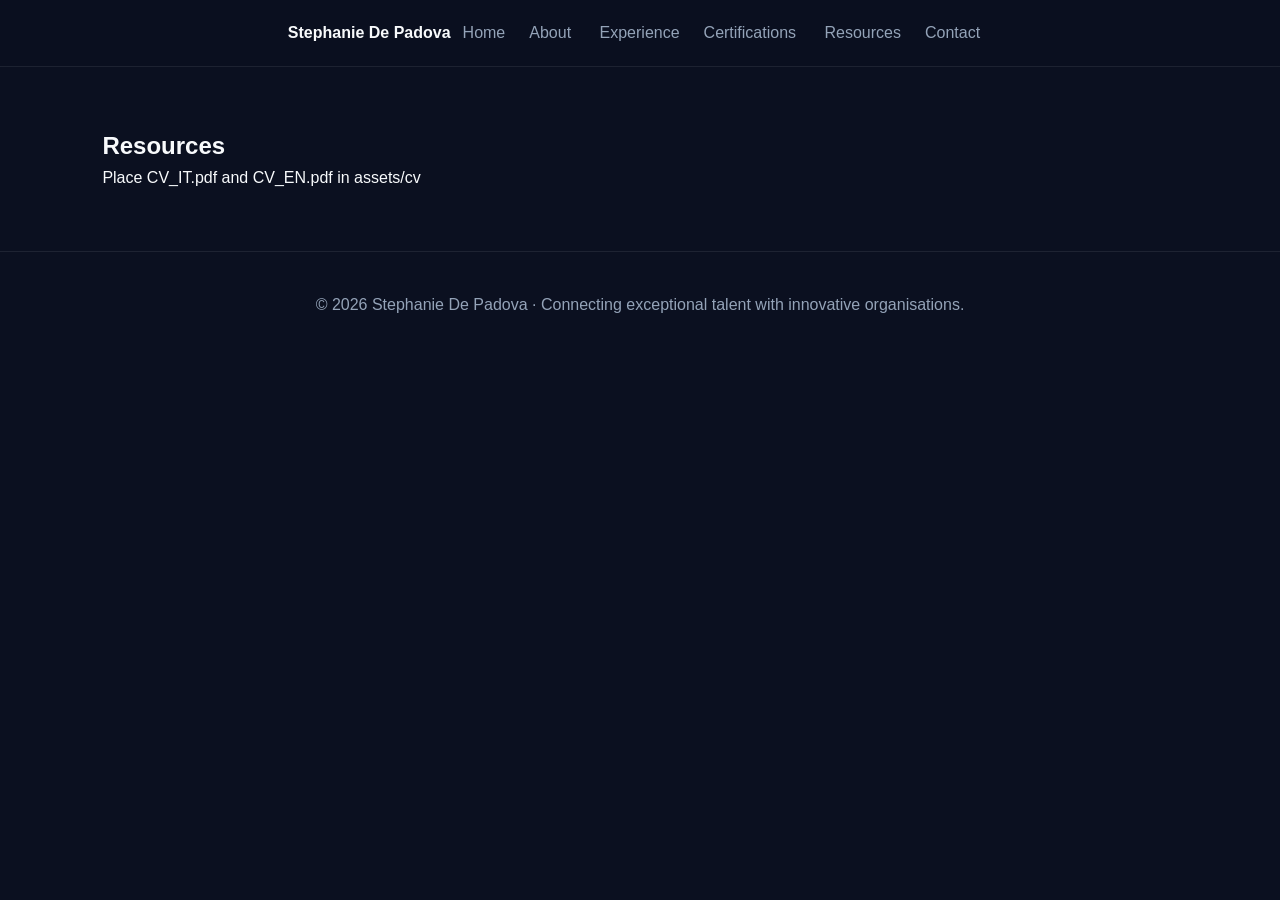
<file: resources.html>
<!DOCTYPE html><html lang='en'><head>
<meta charset='utf-8'><meta name='viewport' content='width=device-width,initial-scale=1'>
<title>Resources | Stephanie De Padova</title>
  <meta name="description"
content="Professional recruitment resources, AI tools, HR insights and useful links curated by Stephanie De Padova, Talent Acquisition Specialist.">
  <meta name="author" content="Stephanie De Padova">
<meta name="robots" content="noindex, nofollow">

<link rel="canonical" href="https://stephaniedepadova-dev.github.io/resources.html">

<meta property="og:title" content="Resources | Stephanie De Padova">
<meta property="og:description" content="Professional recruitment resources, AI tools, HR insights and useful links curated by Stephanie De Padova, Talent Acquisition Specialist.">
<meta property="og:image" content="https://stephaniedepadova-dev.github.io/thumbnail.png">
<meta property="og:url" content="https://stephaniedepadova-dev.github.io/resources.html">
<meta property="og:type" content="website">
<meta property="og:site_name" content="Stephanie De Padova">

<meta name="twitter:card" content="summary_large_image">
<meta name="twitter:title" content="Resources | Stephanie De Padova">
<meta name="twitter:description" content="Professional recruitment resources, AI tools, HR insights and useful links curated by Stephanie De Padova, Talent Acquisition Specialist.">
<meta name="twitter:image" content="https://stephaniedepadova-dev.github.io/thumbnail.png">

<meta name="theme-color" content="#0B1020">
<link rel='stylesheet' href='style.css'></head><body>
<nav><strong>Stephanie De Padova</strong><div>
<a href='index.html'>Home</a><a href='about.html'>About</a>
<a href='experience.html'>Experience</a><a href='certifications.html'>Certifications</a>
<a href='resources.html'>Resources</a><a href='contact.html'>Contact</a></div></nav>
<section><h1>Resources</h1><p>Place CV_IT.pdf and CV_EN.pdf in assets/cv</p></section>
<footer>
    © <span id="current-year"></span> Stephanie De Padova · Connecting exceptional talent with innovative organisations.
</footer>
  <script src='main.js'></script></body></html>
</file>
<file: style.css>
:root{
--bg:#0B1020;
--card:#172033;
--primary:#3B82F6;
--primary-hover:#60A5FA;
--text:#F8FAFC;
--muted:#94A3B8;
}

*{margin:0;padding:0;box-sizing:border-box;}
html{scroll-behavior:smooth;overflow-x:hidden;}
body{
font-family:Inter,Arial,sans-serif;
background:var(--bg);
color:var(--text);
line-height:1.6;
-webkit-font-smoothing:antialiased;
-moz-osx-font-smoothing:grayscale;
text-rendering:optimizeLegibility;
overflow-x:hidden;
}

nav{
display:flex;
justify-content:center;
align-items:center;
padding:20px 8%;
background:rgba(11,16,32,.9);
border-bottom:1px solid rgba(255,255,255,.08);
position:sticky;
top:0;
z-index:1000;
backdrop-filter:blur(10px);
}

.menu{
display:flex;
gap:30px;
flex-wrap:wrap;
justify-content:center;
}

nav a{
color:var(--muted);
text-decoration:none;
font-weight:500;
padding:8px 12px;
border-radius:8px;
transition:color .25s ease;
}

nav a:hover,
nav a.active{
color:var(--primary-hover);
}

nav a.active{
font-weight:600;
}

.hero{
max-width:1280px;
margin:auto;
padding:70px 8%;
display:grid;
grid-template-columns:1.6fr 300px;
gap:50px;
align-items:center;
}

.hero-content h1{
font-size:3.5rem;
margin-bottom:10px;
white-space:normal;
}

.hero-content h2{
font-size:1.5rem;
color:#60A5FA;
margin-bottom:20px;
font-weight:600;
white-space:normal;
}

.hero-content p{
color:var(--muted);
font-size:1.05rem;
max-width:700px;
margin-bottom:30px;
}

.buttons{
    display:flex;
    flex-wrap:wrap;
    gap:12px;
    align-items:center;   /* facoltativo ma va bene */
}

.btn{
background:#2563EB;
color:#fff;
text-decoration:none;
padding:12px 18px;
border-radius:12px;
font-weight:600;
transition:.3s;
box-shadow:0 8px 20px rgba(37,99,235,.2);
}
.btn:hover{background:#1D4ED8;transform:translateY(-2px);}

.hero-photo{display:flex;justify-content:center;}
.hero-photo img{
width:280px;
height:280px;
object-fit:cover;
border-radius:50%;
border:4px solid #3B82F6;
box-shadow:0 0 25px rgba(59,130,246,.25);
}

section{max-width:1280px;margin:auto;padding:60px 8%;}
section h2{margin-bottom:25px;}

.grid{
display:grid;
grid-template-columns:repeat(auto-fit,minmax(280px,1fr));
gap:24px;
}

.card{
background:var(--card);
padding:24px;
border-radius:16px;
border:1px solid rgba(255,255,255,.05);
transition:
    transform .35s ease,
    box-shadow .35s ease,
    border-color .35s ease;
height:100%;
color:inherit;
text-decoration:none;
display:block;
}
.card:hover{
transform:translateY(-5px);
box-shadow:0 18px 40px rgba(0,0,0,.28);
border-color:rgba(96,165,250,.20);
text-decoration:none;
}
.card:link,
.card:visited{
color:inherit;
text-decoration:none;
}

.card:hover h3{
color:#8BB9FF;
}
.card h3{color:#60A5FA;margin-bottom:10px;}
.card p{color:#CBD5E1;}

footer{
text-align:center;
padding:40px 20px;
color:var(--muted);
border-top:1px solid rgba(255,255,255,.08);
}

@media (max-width:992px){
.hero{
grid-template-columns:1fr;
text-align:center;
padding:50px 24px;
gap:30px;
}
.hero-content{text-align:center;}
.hero-content h1{
font-size:2.4rem;
white-space:normal;
overflow-wrap:anywhere;
}
.hero-content h2{
font-size:1.3rem;
white-space:normal;
line-height:1.4;
}
.hero-content p{
margin:0 auto 30px;
max-width:700px;
}
.buttons{justify-content:center;}
.hero-photo{
order:-1;
margin:0;
}
.hero-photo img{
width:220px;
height:220px;
}
}

@media (max-width:768px){
nav{padding:15px;}
.menu{gap:10px;}

.hero{
display:flex;
flex-direction:column;
padding:40px 20px;
gap:24px;
text-align:center;
}

.hero-photo{order:-1;}
.hero-photo img{
width:180px;
height:180px;
}

.hero-content h1{
font-size:2rem;
white-space:normal;
overflow-wrap:anywhere;
line-height:1.2;
}

.hero-content h2{
font-size:1.15rem;
line-height:1.4;
white-space:normal;
}

.hero-content p{
font-size:1rem;
margin:0 auto 25px;
}

.buttons{
display:flex;
flex-direction:column;
align-items:center;
width:100%;
}

.btn{
width:100%;
max-width:300px;
text-align:center;
}
}

nav a:focus-visible,
.btn:focus-visible{
outline:2px solid #60A5FA;
outline-offset:4px;
}

::selection{
background:#3B82F6;
color:#fff;
}
.contact-link:focus-visible{
    outline:2px solid #60A5FA;
    outline-offset:4px;
}

/* CONTACT LINKS */

.linkedin-link,
.contact-link{
    color:#60A5FA;
    text-decoration:none;
    font-weight:600;
    transition:.3s ease;
}

.linkedin-link:link,
.linkedin-link:visited,
.contact-link:link,
.contact-link:visited{
    color:#60A5FA;
}

.linkedin-link:hover,
.contact-link:hover{
    color:#FFFFFF;
}

.contact-link:focus-visible{
    outline:2px solid #60A5FA;
    outline-offset:4px;
}


/* Professional card reveal */
.card{
opacity:0;
transform:translateY(18px);
transition:opacity .55s ease, transform .55s ease, box-shadow .3s ease;
}
.card.show{
opacity:1;
transform:translateY(0);
}
.card:hover{
transform:translateY(-4px);
box-shadow:0 18px 40px rgba(0,0,0,.28);
border-color:rgba(96,165,250,.25);
}
.location{
    font-size:1.05rem;
    font-weight:600;
    margin:14px 0 18px;
    color:#b8c4d9;
}
</file>
